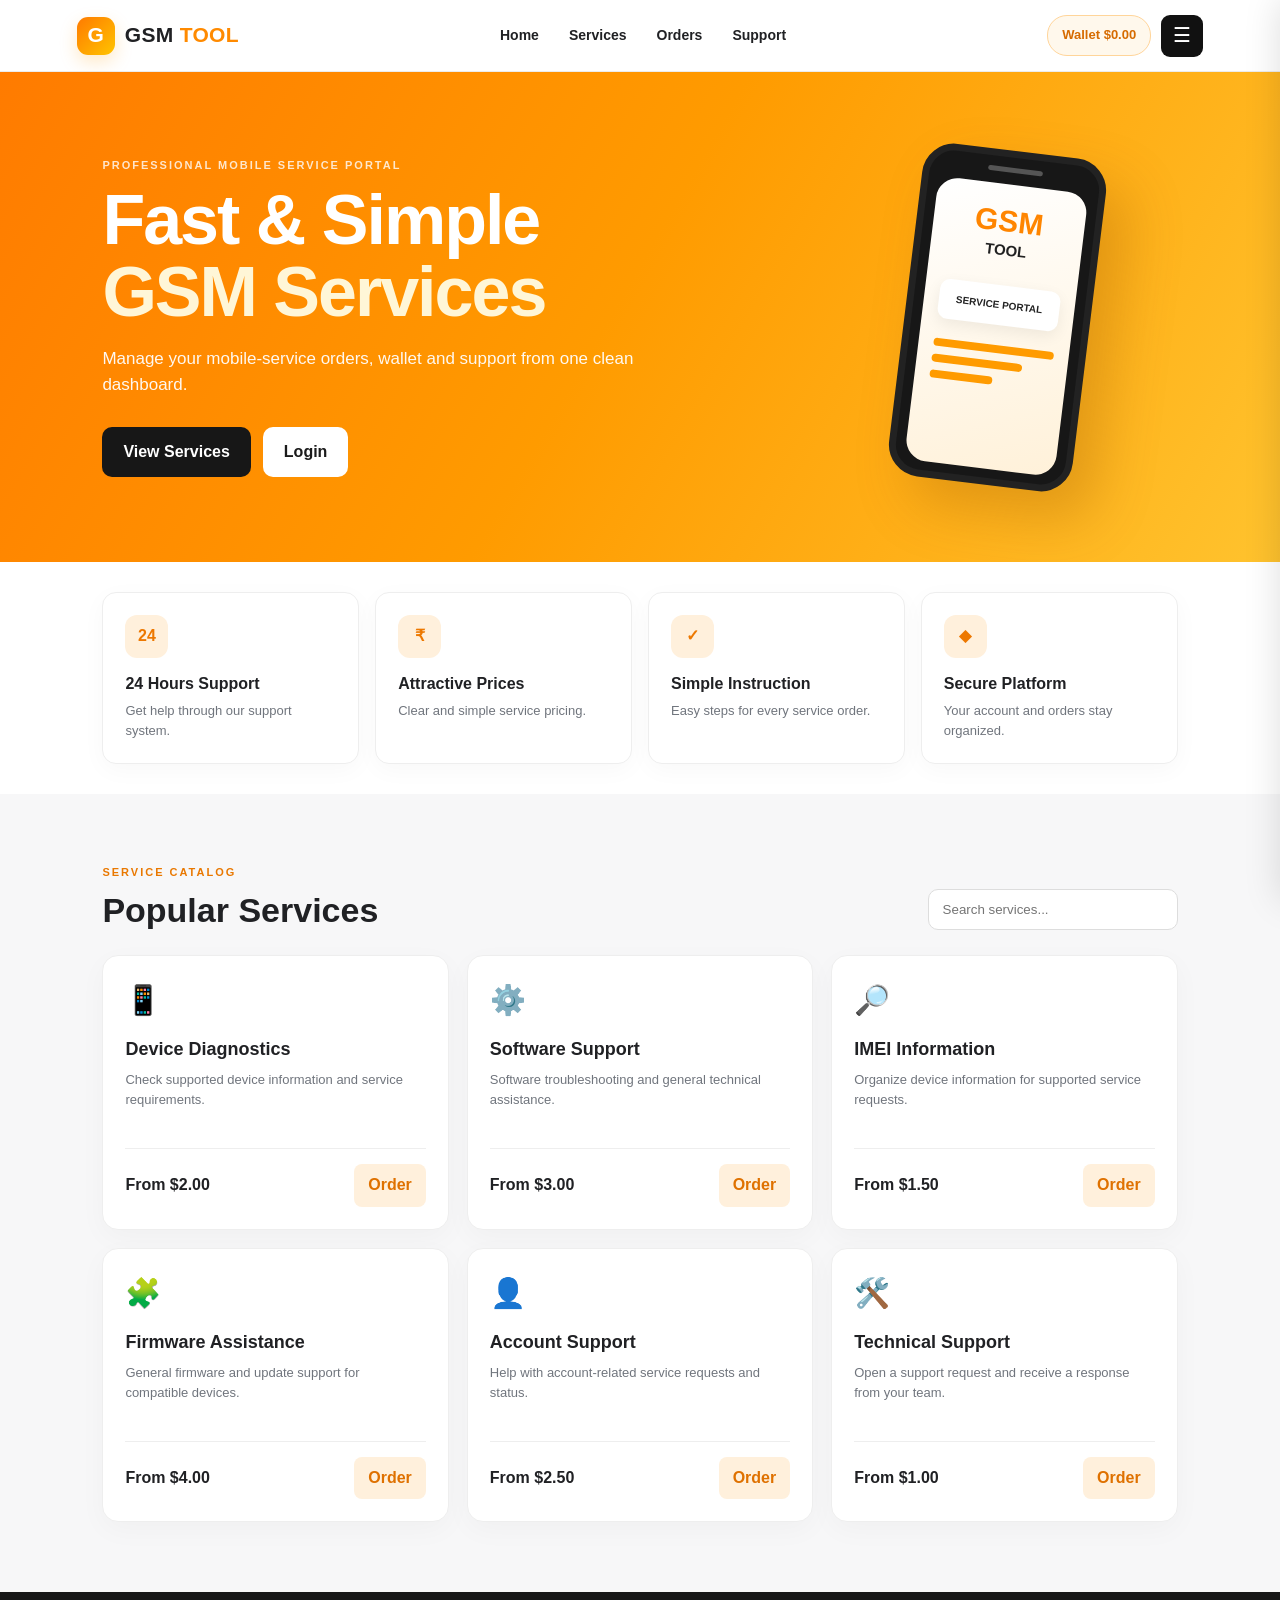
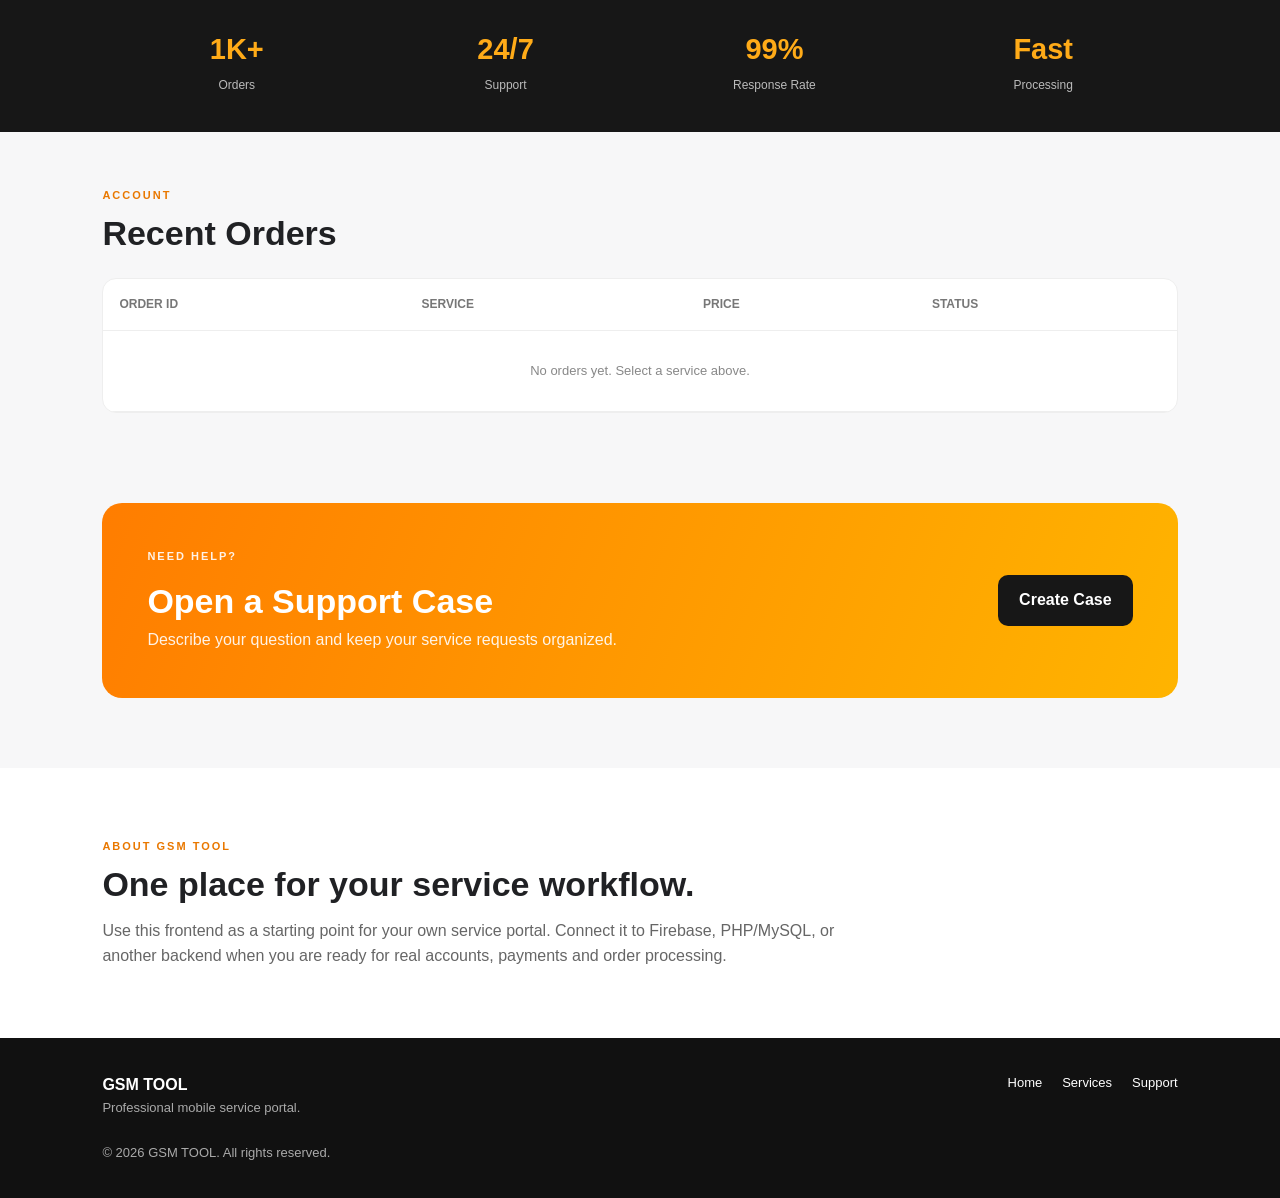
<file: index.html>
<!DOCTYPE html>
<html lang="en">
<head>
  <meta charset="UTF-8">
  <meta name="viewport" content="width=device-width, initial-scale=1.0">
  <meta name="theme-color" content="#ff8a00">
  <title>GSM TOOL — Service Portal</title>
  <link rel="stylesheet" href="style.css">
</head>
<body>

<header class="topbar">
  <a class="brand" href="#home">
    <span class="brand-icon">G</span>
    <span>GSM <b>TOOL</b></span>
  </a>

  <nav class="desktop-nav">
    <a href="#home">Home</a>
    <a href="#services">Services</a>
    <a href="#orders">Orders</a>
    <a href="#support">Support</a>
  </nav>

  <div class="top-actions">
    <button class="wallet-btn" id="walletBtn">Wallet $0.00</button>
    <button class="menu-btn" id="menuBtn" aria-label="Open menu">☰</button>
  </div>
</header>

<aside class="sidebar" id="sidebar">
  <div class="sidebar-head">
    <div class="side-brand"><span class="brand-icon small">G</span> GSM TOOL</div>
    <button id="closeMenu" class="close-btn">×</button>
  </div>
  <a href="#home" class="side-link">⌂ <span>Dashboard</span></a>
  <a href="#services" class="side-link">⚙ <span>Services</span></a>
  <a href="#orders" class="side-link">▣ <span>My Orders</span></a>
  <a href="#wallet" class="side-link">◈ <span>Wallet</span></a>
  <a href="#support" class="side-link">? <span>Support</span></a>
  <button class="login-btn" id="loginBtn">Login / Register</button>
</aside>
<div class="overlay" id="overlay"></div>

<main id="home">

  <section class="hero">
    <div class="hero-content">
      <p class="eyebrow">PROFESSIONAL MOBILE SERVICE PORTAL</p>
      <h1>Fast & Simple<br><span>GSM Services</span></h1>
      <p class="hero-text">
        Manage your mobile-service orders, wallet and support from one clean dashboard.
      </p>
      <div class="hero-actions">
        <a class="btn primary" href="#services">View Services</a>
        <button class="btn light" id="heroLogin">Login</button>
      </div>
    </div>

    <div class="hero-device">
      <div class="phone">
        <div class="speaker"></div>
        <div class="phone-screen">
          <div class="screen-logo">GSM<br><small>TOOL</small></div>
          <div class="screen-card">SERVICE PORTAL</div>
          <div class="screen-bars"><i></i><i></i><i></i></div>
        </div>
      </div>
    </div>
  </section>

  <section class="quick-features">
    <article><div class="feature-icon">24</div><h3>24 Hours Support</h3><p>Get help through our support system.</p></article>
    <article><div class="feature-icon">₹</div><h3>Attractive Prices</h3><p>Clear and simple service pricing.</p></article>
    <article><div class="feature-icon">✓</div><h3>Simple Instruction</h3><p>Easy steps for every service order.</p></article>
    <article><div class="feature-icon">◆</div><h3>Secure Platform</h3><p>Your account and orders stay organized.</p></article>
  </section>

  <section class="section" id="services">
    <div class="section-heading">
      <div>
        <p class="eyebrow dark">SERVICE CATALOG</p>
        <h2>Popular Services</h2>
      </div>
      <input id="serviceSearch" class="search" type="search" placeholder="Search services...">
    </div>

    <div class="service-grid" id="serviceGrid">
      <article class="service-card" data-name="device diagnostics">
        <div class="service-icon">📱</div>
        <h3>Device Diagnostics</h3>
        <p>Check supported device information and service requirements.</p>
        <div class="service-bottom"><span>From $2.00</span><button class="order-btn" data-service="Device Diagnostics" data-price="2">Order</button></div>
      </article>

      <article class="service-card" data-name="software support">
        <div class="service-icon">⚙️</div>
        <h3>Software Support</h3>
        <p>Software troubleshooting and general technical assistance.</p>
        <div class="service-bottom"><span>From $3.00</span><button class="order-btn" data-service="Software Support" data-price="3">Order</button></div>
      </article>

      <article class="service-card" data-name="imei information">
        <div class="service-icon">🔎</div>
        <h3>IMEI Information</h3>
        <p>Organize device information for supported service requests.</p>
        <div class="service-bottom"><span>From $1.50</span><button class="order-btn" data-service="IMEI Information" data-price="1.5">Order</button></div>
      </article>

      <article class="service-card" data-name="firmware assistance">
        <div class="service-icon">🧩</div>
        <h3>Firmware Assistance</h3>
        <p>General firmware and update support for compatible devices.</p>
        <div class="service-bottom"><span>From $4.00</span><button class="order-btn" data-service="Firmware Assistance" data-price="4">Order</button></div>
      </article>

      <article class="service-card" data-name="account support">
        <div class="service-icon">👤</div>
        <h3>Account Support</h3>
        <p>Help with account-related service requests and status.</p>
        <div class="service-bottom"><span>From $2.50</span><button class="order-btn" data-service="Account Support" data-price="2.5">Order</button></div>
      </article>

      <article class="service-card" data-name="technical support">
        <div class="service-icon">🛠️</div>
        <h3>Technical Support</h3>
        <p>Open a support request and receive a response from your team.</p>
        <div class="service-bottom"><span>From $1.00</span><button class="order-btn" data-service="Technical Support" data-price="1">Order</button></div>
      </article>
    </div>
  </section>

  <section class="stats">
    <div><strong>1K+</strong><span>Orders</span></div>
    <div><strong>24/7</strong><span>Support</span></div>
    <div><strong>99%</strong><span>Response Rate</span></div>
    <div><strong>Fast</strong><span>Processing</span></div>
  </section>

  <section class="section orders-section" id="orders">
    <div class="section-heading">
      <div>
        <p class="eyebrow dark">ACCOUNT</p>
        <h2>Recent Orders</h2>
      </div>
    </div>
    <div class="table-wrap">
      <table>
        <thead><tr><th>Order ID</th><th>Service</th><th>Price</th><th>Status</th></tr></thead>
        <tbody id="orderTable">
          <tr><td colspan="4" class="empty">No orders yet. Select a service above.</td></tr>
        </tbody>
      </table>
    </div>
  </section>

  <section class="support-section" id="support">
    <div>
      <p class="eyebrow">NEED HELP?</p>
      <h2>Open a Support Case</h2>
      <p>Describe your question and keep your service requests organized.</p>
    </div>
    <button class="btn dark" id="supportBtn">Create Case</button>
  </section>

  <section class="section about" id="about">
    <p class="eyebrow dark">ABOUT GSM TOOL</p>
    <h2>One place for your service workflow.</h2>
    <p>Use this frontend as a starting point for your own service portal. Connect it to Firebase, PHP/MySQL, or another backend when you are ready for real accounts, payments and order processing.</p>
  </section>

</main>

<footer>
  <div><strong>GSM TOOL</strong><p>Professional mobile service portal.</p></div>
  <div class="footer-links"><a href="#home">Home</a><a href="#services">Services</a><a href="#support">Support</a></div>
  <p>© <span id="year"></span> GSM TOOL. All rights reserved.</p>
</footer>

<div class="modal" id="modal">
  <div class="modal-box">
    <button class="modal-close" id="modalClose">×</button>
    <div id="modalContent"></div>
  </div>
</div>

<div class="toast" id="toast"></div>

<script src="script.js"></script>
</body>
</html>
</file>
<file: style.css>
*{box-sizing:border-box;margin:0;padding:0}
:root{--orange:#ff8a00;--orange2:#ffb300;--dark:#171717;--muted:#70757d;--line:#ececec;--bg:#f7f7f8;--white:#fff}
html{scroll-behavior:smooth}
body{font-family:Inter,Arial,sans-serif;background:var(--bg);color:#202124;line-height:1.55}
button,a{font:inherit}button{cursor:pointer}a{text-decoration:none;color:inherit}

.topbar{height:72px;background:#fff;border-bottom:1px solid var(--line);display:flex;align-items:center;justify-content:space-between;padding:0 6%;position:sticky;top:0;z-index:50}
.brand{display:flex;align-items:center;gap:10px;font-size:21px;font-weight:800;letter-spacing:.3px}
.brand b{color:var(--orange)}
.brand-icon{width:38px;height:38px;border-radius:11px;background:linear-gradient(135deg,#ff7a00,#ffc400);display:grid;place-items:center;color:#fff;font-weight:900;box-shadow:0 7px 18px #ff9b0038}
.brand-icon.small{width:34px;height:34px}
.desktop-nav{display:flex;gap:30px;font-size:14px;font-weight:600}
.desktop-nav a:hover{color:var(--orange)}
.top-actions{display:flex;align-items:center;gap:10px}
.wallet-btn{border:1px solid #ffd59a;background:#fff8ec;color:#d66b00;border-radius:20px;padding:9px 14px;font-size:13px;font-weight:700}
.menu-btn{border:0;background:#111;color:#fff;border-radius:9px;width:42px;height:42px;font-size:20px}

.sidebar{position:fixed;top:0;right:-310px;width:300px;height:100vh;background:#fff;z-index:100;padding:22px;box-shadow:-10px 0 35px #0002;transition:.3s}
.sidebar.open{right:0}
.sidebar-head{display:flex;align-items:center;justify-content:space-between;margin-bottom:28px}
.side-brand{font-weight:800;display:flex;align-items:center;gap:9px}
.close-btn{border:0;background:#f2f2f2;border-radius:8px;width:38px;height:38px;font-size:24px}
.side-link{display:flex;gap:14px;padding:14px 12px;border-radius:10px;margin:4px 0;font-weight:600}
.side-link:hover{background:#fff3df;color:#e87500}
.login-btn{width:100%;border:0;border-radius:10px;background:linear-gradient(90deg,var(--orange),var(--orange2));color:#fff;padding:13px;margin-top:22px;font-weight:800}
.overlay{position:fixed;inset:0;background:#0008;z-index:90;display:none}.overlay.show{display:block}

.hero{min-height:490px;padding:70px 8%;display:flex;align-items:center;justify-content:space-between;overflow:hidden;background:linear-gradient(120deg,#ff7b00 0%,#ff9b00 48%,#ffc32e 100%);color:#fff}
.hero-content{max-width:610px}.eyebrow{font-size:11px;font-weight:900;letter-spacing:2px;opacity:.8;margin-bottom:10px}.eyebrow.dark{color:#e97800;opacity:1}
.hero h1{font-size:clamp(42px,6vw,70px);line-height:1.03;letter-spacing:-2px;margin:8px 0 18px}
.hero h1 span{color:#fff6d7}.hero-text{max-width:560px;font-size:17px;opacity:.94}
.hero-actions{display:flex;gap:12px;margin-top:28px}
.btn{border:0;border-radius:10px;padding:13px 21px;font-weight:800;display:inline-flex;align-items:center;justify-content:center}
.btn.primary{background:#171717;color:#fff}.btn.light{background:#fff;color:#1b1b1b}.btn.dark{background:#171717;color:#fff}
.btn:hover{transform:translateY(-1px)}
.hero-device{width:360px;height:350px;display:grid;place-items:center;position:relative}
.phone{width:185px;height:335px;background:#171717;border:7px solid #222;border-radius:32px;padding:10px;box-shadow:25px 25px 55px #8d4a0044;transform:rotate(7deg)}
.speaker{width:55px;height:5px;border-radius:10px;background:#555;margin:0 auto 12px}
.phone-screen{height:285px;border-radius:21px;background:linear-gradient(160deg,#fff,#fff1d9);padding:25px 15px;color:#222;text-align:center}
.screen-logo{font-size:30px;font-weight:900;color:#ff8500;line-height:.8}.screen-logo small{font-size:15px;color:#222}
.screen-card{background:#fff;border-radius:10px;padding:12px;margin-top:28px;font-size:10px;font-weight:900;box-shadow:0 5px 15px #0001}
.screen-bars{margin-top:20px}.screen-bars i{display:block;height:8px;border-radius:5px;background:#ff9b00;margin:8px 0}.screen-bars i:nth-child(2){width:75%}.screen-bars i:nth-child(3){width:52%}

.quick-features{display:grid;grid-template-columns:repeat(4,1fr);gap:16px;padding:30px 8%;background:#fff}
.quick-features article{padding:22px;border:1px solid #eee;border-radius:14px;background:#fff;box-shadow:0 6px 25px #00000008}
.feature-icon{width:43px;height:43px;border-radius:12px;background:#fff0dc;color:#ed7800;display:grid;place-items:center;font-weight:900;margin-bottom:14px}
.quick-features h3{font-size:16px}.quick-features p{font-size:13px;color:var(--muted);margin-top:4px}

.section{padding:70px 8%}.section-heading{display:flex;align-items:end;justify-content:space-between;gap:20px;margin-bottom:25px}.section h2{font-size:34px;line-height:1.15}
.search{width:250px;border:1px solid #ddd;background:#fff;border-radius:10px;padding:12px 14px;outline:none}.search:focus{border-color:var(--orange)}
.service-grid{display:grid;grid-template-columns:repeat(3,1fr);gap:18px}
.service-card{background:#fff;border:1px solid #eee;border-radius:16px;padding:22px;box-shadow:0 8px 28px #00000008;transition:.2s}
.service-card:hover{transform:translateY(-3px);box-shadow:0 12px 35px #00000012}
.service-icon{font-size:29px;margin-bottom:13px}.service-card h3{font-size:18px}.service-card p{color:var(--muted);font-size:13px;min-height:60px;margin:6px 0 18px}
.service-bottom{display:flex;align-items:center;justify-content:space-between;border-top:1px solid #eee;padding-top:15px;font-weight:800}
.order-btn{border:0;background:#fff0dc;color:#df7100;border-radius:8px;padding:9px 14px;font-weight:800}.order-btn:hover{background:#ff8a00;color:#fff}

.stats{display:grid;grid-template-columns:repeat(4,1fr);padding:35px 8%;background:#171717;color:#fff;text-align:center}.stats strong{display:block;font-size:29px;color:#ffab18}.stats span{font-size:12px;color:#bbb}
.orders-section{padding-top:55px}.table-wrap{background:#fff;border:1px solid #eee;border-radius:14px;overflow:auto}
table{width:100%;border-collapse:collapse;min-width:650px}th,td{text-align:left;padding:16px;border-bottom:1px solid #eee;font-size:13px}th{font-size:12px;color:#777;text-transform:uppercase}.status{background:#e8f8ee;color:#168043;padding:5px 9px;border-radius:20px;font-weight:800;font-size:11px}.empty{text-align:center;color:#888;padding:30px}

.support-section{margin:20px 8% 70px;border-radius:20px;padding:45px;display:flex;align-items:center;justify-content:space-between;gap:20px;background:linear-gradient(110deg,#ff7d00,#ffb400);color:#fff}.support-section h2{font-size:34px}.support-section p{opacity:.9}
.about{background:#fff}.about p:last-child{max-width:760px;color:#666;margin-top:15px}

footer{background:#111;color:#fff;padding:35px 8%;display:grid;grid-template-columns:1fr auto;gap:25px}footer p{color:#aaa;font-size:13px}.footer-links{display:flex;gap:20px;font-size:13px}.footer-links a:hover{color:#ff9b00}

.modal{position:fixed;inset:0;background:#0008;display:none;place-items:center;padding:20px;z-index:200}.modal.show{display:grid}
.modal-box{background:#fff;border-radius:16px;width:min(470px,100%);padding:28px;position:relative}.modal-close{position:absolute;right:15px;top:12px;border:0;background:#f2f2f2;border-radius:8px;width:35px;height:35px;font-size:22px}
.modal-box h2{margin-bottom:8px}.modal-box p{color:#777;font-size:13px}.modal-form{margin-top:20px}.modal-form input,.modal-form textarea{width:100%;padding:12px;border:1px solid #ddd;border-radius:8px;margin:6px 0 12px;outline:none}.modal-form button{width:100%;padding:12px;border:0;border-radius:8px;background:#ff8a00;color:#fff;font-weight:800}
.toast{position:fixed;left:50%;bottom:25px;transform:translate(-50%,20px);background:#171717;color:#fff;padding:12px 18px;border-radius:9px;opacity:0;pointer-events:none;transition:.25s;z-index:300;font-size:13px}.toast.show{opacity:1;transform:translate(-50%,0)}

@media(max-width:900px){
  .desktop-nav{display:none}.hero{padding:55px 6%}.hero-device{width:280px}.quick-features{grid-template-columns:repeat(2,1fr);padding:25px 6%}.section{padding:55px 6%}.service-grid{grid-template-columns:repeat(2,1fr)}.stats{grid-template-columns:repeat(2,1fr);gap:25px;padding:30px 6%}
}
@media(max-width:650px){
  .topbar{padding:0 16px}.wallet-btn{display:none}
  .hero{min-height:650px;padding:45px 20px;display:block;text-align:center}.hero-content{margin:auto}.hero h1{font-size:45px}.hero-actions{justify-content:center}.hero-device{margin:35px auto 0;width:220px;height:250px}.phone{transform:rotate(5deg) scale(.72)}
  .quick-features{grid-template-columns:1fr;padding:20px}.section{padding:45px 18px}.section-heading{display:block}.search{width:100%;margin-top:18px}.service-grid{grid-template-columns:1fr}.service-card p{min-height:auto}
  .stats{grid-template-columns:repeat(2,1fr);padding:30px 18px}.support-section{margin:10px 18px 45px;padding:30px;display:block}.support-section h2{font-size:28px;margin-bottom:10px}.support-section .btn{margin-top:20px;width:100%}
  footer{grid-template-columns:1fr;padding:30px 18px}.footer-links{flex-wrap:wrap}
}
</file>
